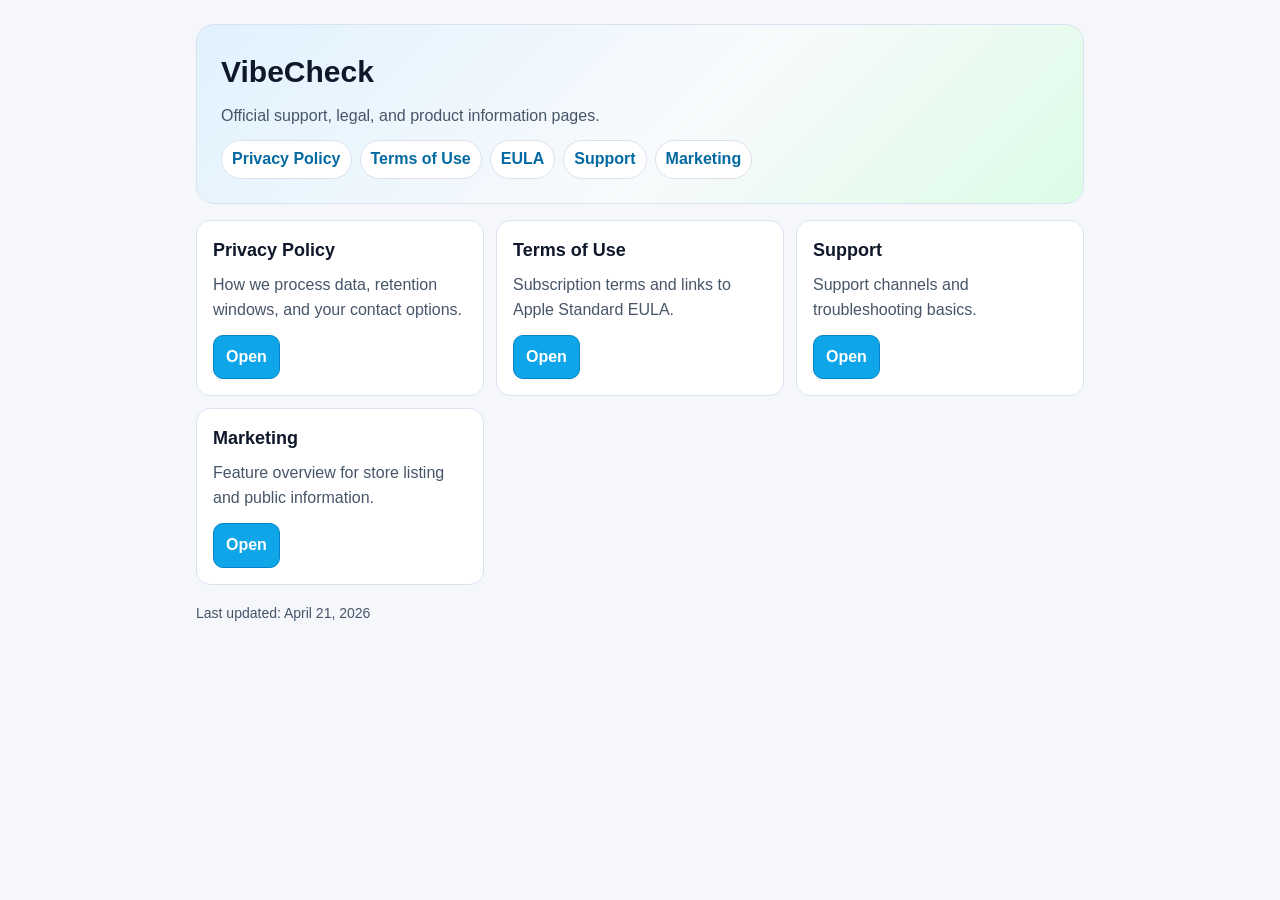
<file: index.html>
<!doctype html>
<html lang="en">
  <head>
    <meta charset="UTF-8" />
    <meta name="viewport" content="width=device-width, initial-scale=1.0" />
    <title>VibeCheck - Legal and Support</title>
    <link rel="stylesheet" href="./styles.css" />
  </head>
  <body>
    <main class="shell">
      <section class="hero">
        <h1>VibeCheck</h1>
        <p>Official support, legal, and product information pages.</p>
        <ul class="list-links">
          <li><a class="pill-link" href="./privacy.html">Privacy Policy</a></li>
          <li><a class="pill-link" href="./terms.html">Terms of Use</a></li>
          <li><a class="pill-link" href="./eula.html">EULA</a></li>
          <li><a class="pill-link" href="./support.html">Support</a></li>
          <li><a class="pill-link" href="./marketing.html">Marketing</a></li>
        </ul>
      </section>

      <section class="cards">
        <article class="card">
          <h2>Privacy Policy</h2>
          <p>How we process data, retention windows, and your contact options.</p>
          <a class="btn" href="./privacy.html">Open</a>
        </article>
        <article class="card">
          <h2>Terms of Use</h2>
          <p>Subscription terms and links to Apple Standard EULA.</p>
          <a class="btn" href="./terms.html">Open</a>
        </article>
        <article class="card">
          <h2>Support</h2>
          <p>Support channels and troubleshooting basics.</p>
          <a class="btn" href="./support.html">Open</a>
        </article>
        <article class="card">
          <h2>Marketing</h2>
          <p>Feature overview for store listing and public information.</p>
          <a class="btn" href="./marketing.html">Open</a>
        </article>
      </section>

      <p class="foot">
        Last updated: April 21, 2026
      </p>
    </main>
  </body>
</html>
</file>
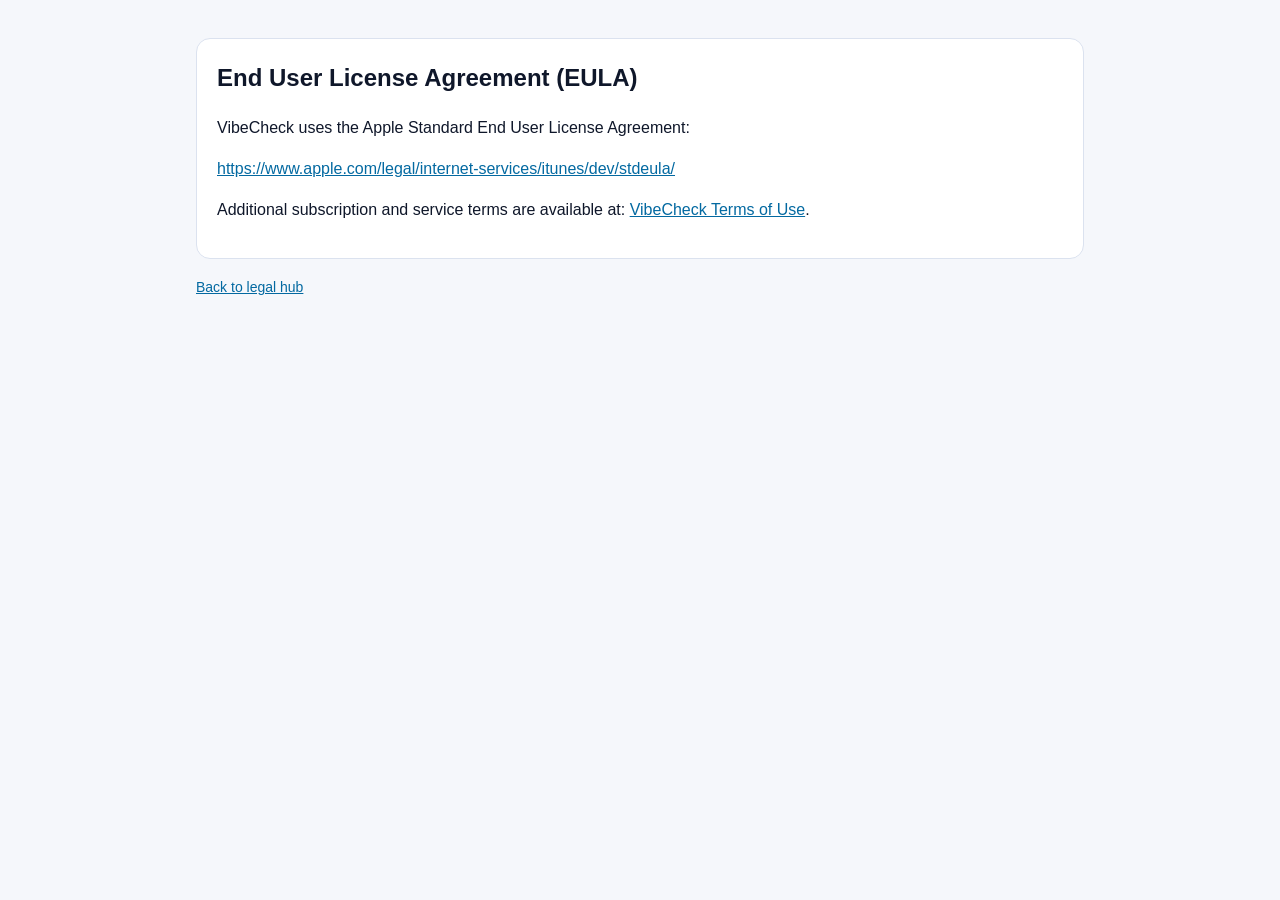
<file: eula.html>
<!doctype html>
<html lang="en">
  <head>
    <meta charset="UTF-8" />
    <meta name="viewport" content="width=device-width, initial-scale=1.0" />
    <title>VibeCheck - EULA</title>
    <link rel="stylesheet" href="./styles.css" />
  </head>
  <body>
    <main class="shell">
      <section class="content">
        <h1>End User License Agreement (EULA)</h1>
        <p>
          VibeCheck uses the Apple Standard End User License Agreement:
        </p>
        <p>
          <a href="https://www.apple.com/legal/internet-services/itunes/dev/stdeula/">
            https://www.apple.com/legal/internet-services/itunes/dev/stdeula/
          </a>
        </p>
        <p>
          Additional subscription and service terms are available at:
          <a href="./terms.html">VibeCheck Terms of Use</a>.
        </p>
      </section>
      <p class="foot"><a href="./index.html">Back to legal hub</a></p>
    </main>
  </body>
</html>
</file>
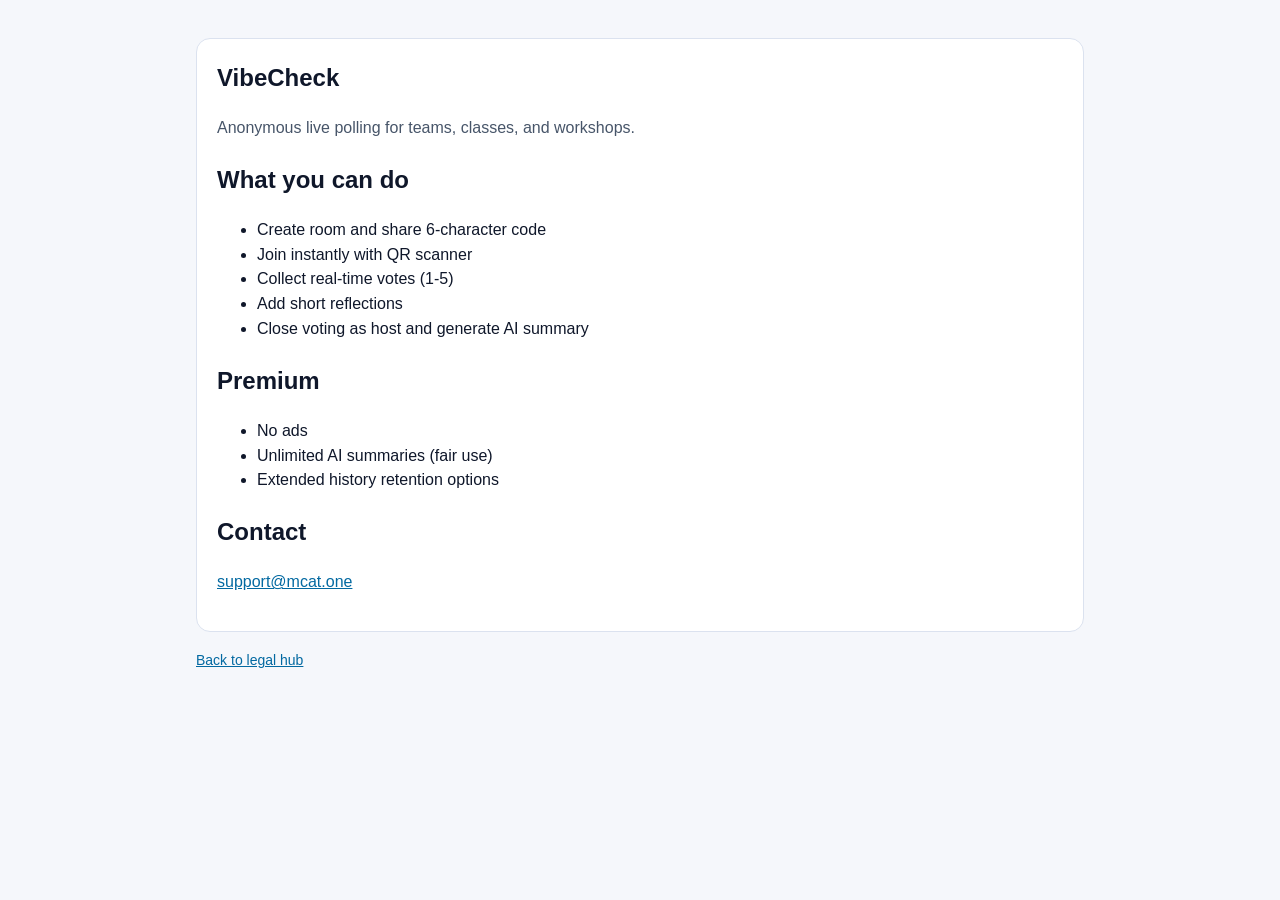
<file: marketing.html>
<!doctype html>
<html lang="en">
  <head>
    <meta charset="UTF-8" />
    <meta name="viewport" content="width=device-width, initial-scale=1.0" />
    <title>VibeCheck - Marketing</title>
    <link rel="stylesheet" href="./styles.css" />
  </head>
  <body>
    <main class="shell">
      <section class="content">
        <h1>VibeCheck</h1>
        <p class="muted">Anonymous live polling for teams, classes, and workshops.</p>

        <h2>What you can do</h2>
        <ul>
          <li>Create room and share 6-character code</li>
          <li>Join instantly with QR scanner</li>
          <li>Collect real-time votes (1-5)</li>
          <li>Add short reflections</li>
          <li>Close voting as host and generate AI summary</li>
        </ul>

        <h2>Premium</h2>
        <ul>
          <li>No ads</li>
          <li>Unlimited AI summaries (fair use)</li>
          <li>Extended history retention options</li>
        </ul>

        <h2>Contact</h2>
        <p>
          <a href="mailto:support@mcat.one">support@mcat.one</a>
        </p>
      </section>
      <p class="foot"><a href="./index.html">Back to legal hub</a></p>
    </main>
  </body>
</html>
</file>
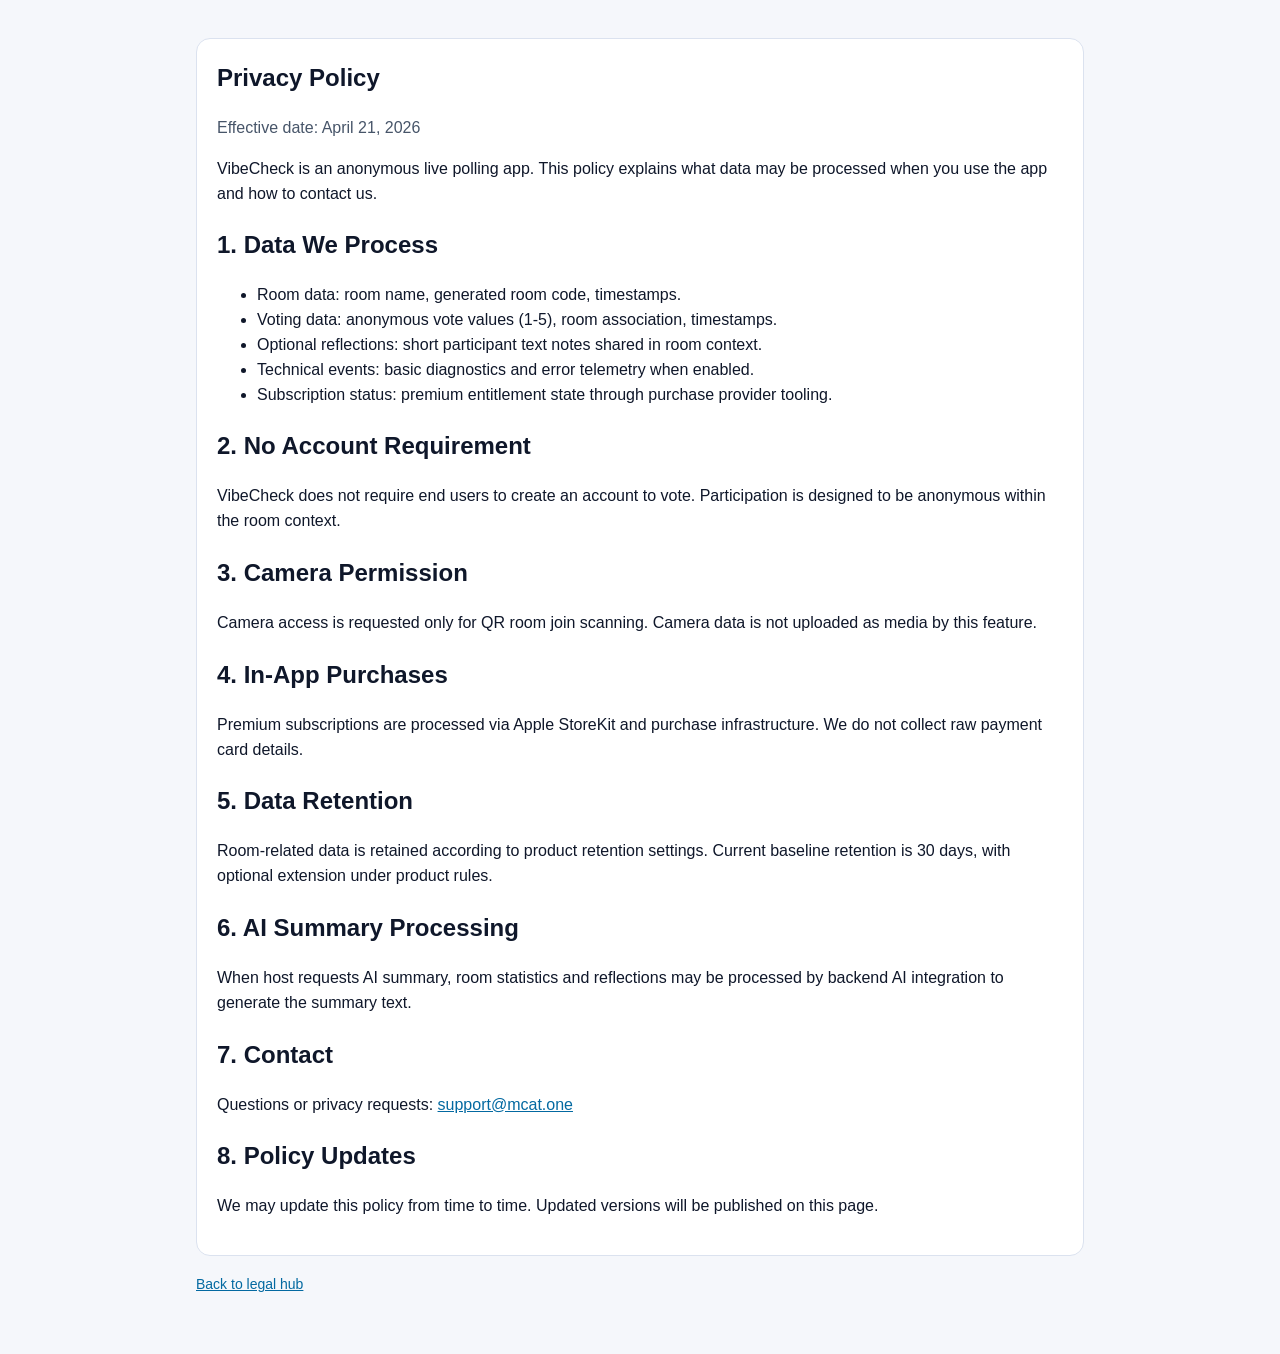
<file: privacy.html>
<!doctype html>
<html lang="en">
  <head>
    <meta charset="UTF-8" />
    <meta name="viewport" content="width=device-width, initial-scale=1.0" />
    <title>VibeCheck - Privacy Policy</title>
    <link rel="stylesheet" href="./styles.css" />
  </head>
  <body>
    <main class="shell">
      <section class="content">
        <h1>Privacy Policy</h1>
        <p class="muted">Effective date: April 21, 2026</p>

        <p>
          VibeCheck is an anonymous live polling app. This policy explains what data may
          be processed when you use the app and how to contact us.
        </p>

        <h2>1. Data We Process</h2>
        <ul>
          <li>Room data: room name, generated room code, timestamps.</li>
          <li>Voting data: anonymous vote values (1-5), room association, timestamps.</li>
          <li>Optional reflections: short participant text notes shared in room context.</li>
          <li>Technical events: basic diagnostics and error telemetry when enabled.</li>
          <li>Subscription status: premium entitlement state through purchase provider tooling.</li>
        </ul>

        <h2>2. No Account Requirement</h2>
        <p>
          VibeCheck does not require end users to create an account to vote. Participation
          is designed to be anonymous within the room context.
        </p>

        <h2>3. Camera Permission</h2>
        <p>
          Camera access is requested only for QR room join scanning. Camera data is not
          uploaded as media by this feature.
        </p>

        <h2>4. In-App Purchases</h2>
        <p>
          Premium subscriptions are processed via Apple StoreKit and purchase infrastructure.
          We do not collect raw payment card details.
        </p>

        <h2>5. Data Retention</h2>
        <p>
          Room-related data is retained according to product retention settings. Current
          baseline retention is 30 days, with optional extension under product rules.
        </p>

        <h2>6. AI Summary Processing</h2>
        <p>
          When host requests AI summary, room statistics and reflections may be processed by
          backend AI integration to generate the summary text.
        </p>

        <h2>7. Contact</h2>
        <p>
          Questions or privacy requests: <a href="mailto:support@mcat.one">support@mcat.one</a>
        </p>

        <h2>8. Policy Updates</h2>
        <p>
          We may update this policy from time to time. Updated versions will be published on
          this page.
        </p>
      </section>
      <p class="foot"><a href="./index.html">Back to legal hub</a></p>
    </main>
  </body>
</html>
</file>
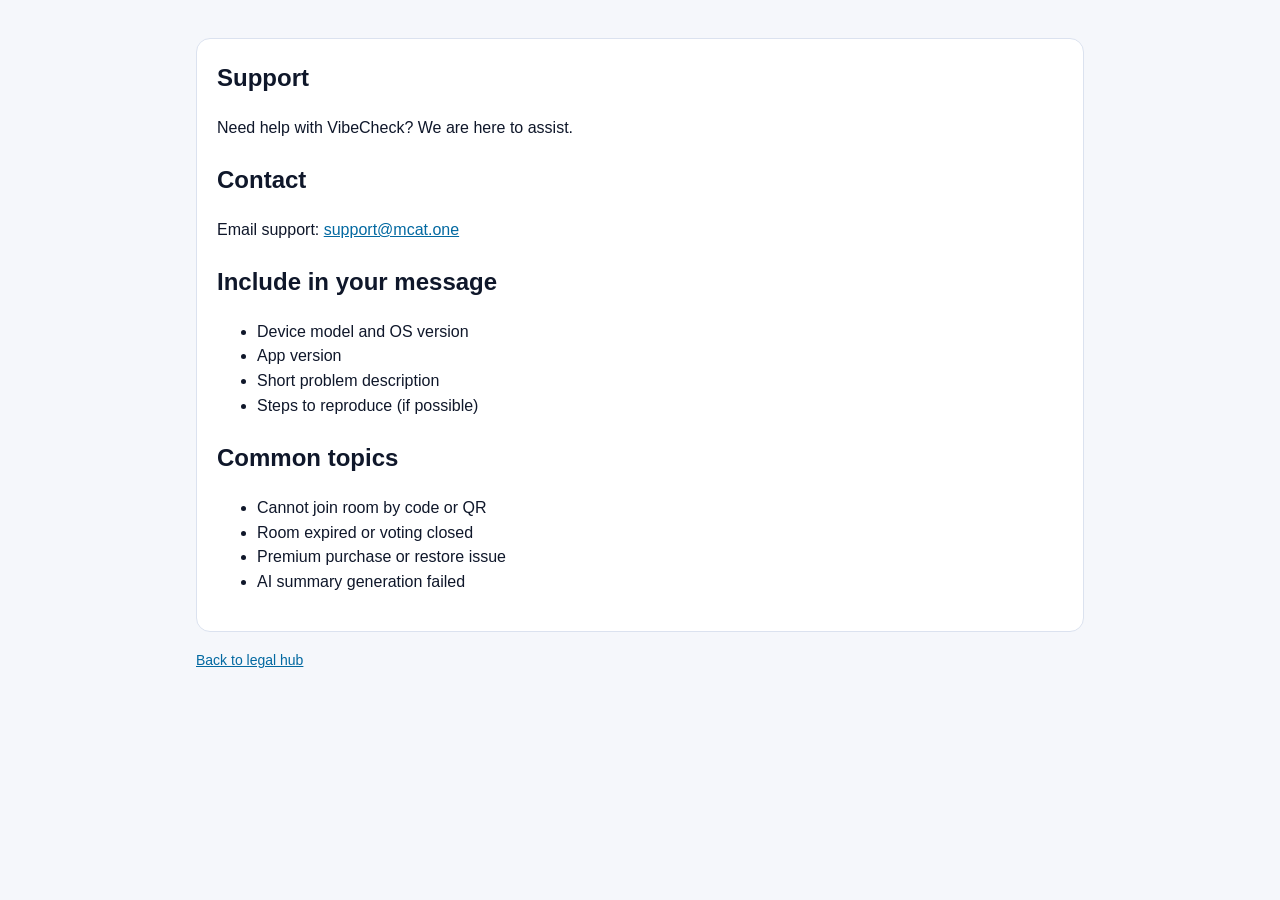
<file: support.html>
<!doctype html>
<html lang="en">
  <head>
    <meta charset="UTF-8" />
    <meta name="viewport" content="width=device-width, initial-scale=1.0" />
    <title>VibeCheck - Support</title>
    <link rel="stylesheet" href="./styles.css" />
  </head>
  <body>
    <main class="shell">
      <section class="content">
        <h1>Support</h1>
        <p>
          Need help with VibeCheck? We are here to assist.
        </p>

        <h2>Contact</h2>
        <p>
          Email support:
          <a href="mailto:support@mcat.one">support@mcat.one</a>
        </p>

        <h2>Include in your message</h2>
        <ul>
          <li>Device model and OS version</li>
          <li>App version</li>
          <li>Short problem description</li>
          <li>Steps to reproduce (if possible)</li>
        </ul>

        <h2>Common topics</h2>
        <ul>
          <li>Cannot join room by code or QR</li>
          <li>Room expired or voting closed</li>
          <li>Premium purchase or restore issue</li>
          <li>AI summary generation failed</li>
        </ul>
      </section>
      <p class="foot"><a href="./index.html">Back to legal hub</a></p>
    </main>
  </body>
</html>
</file>
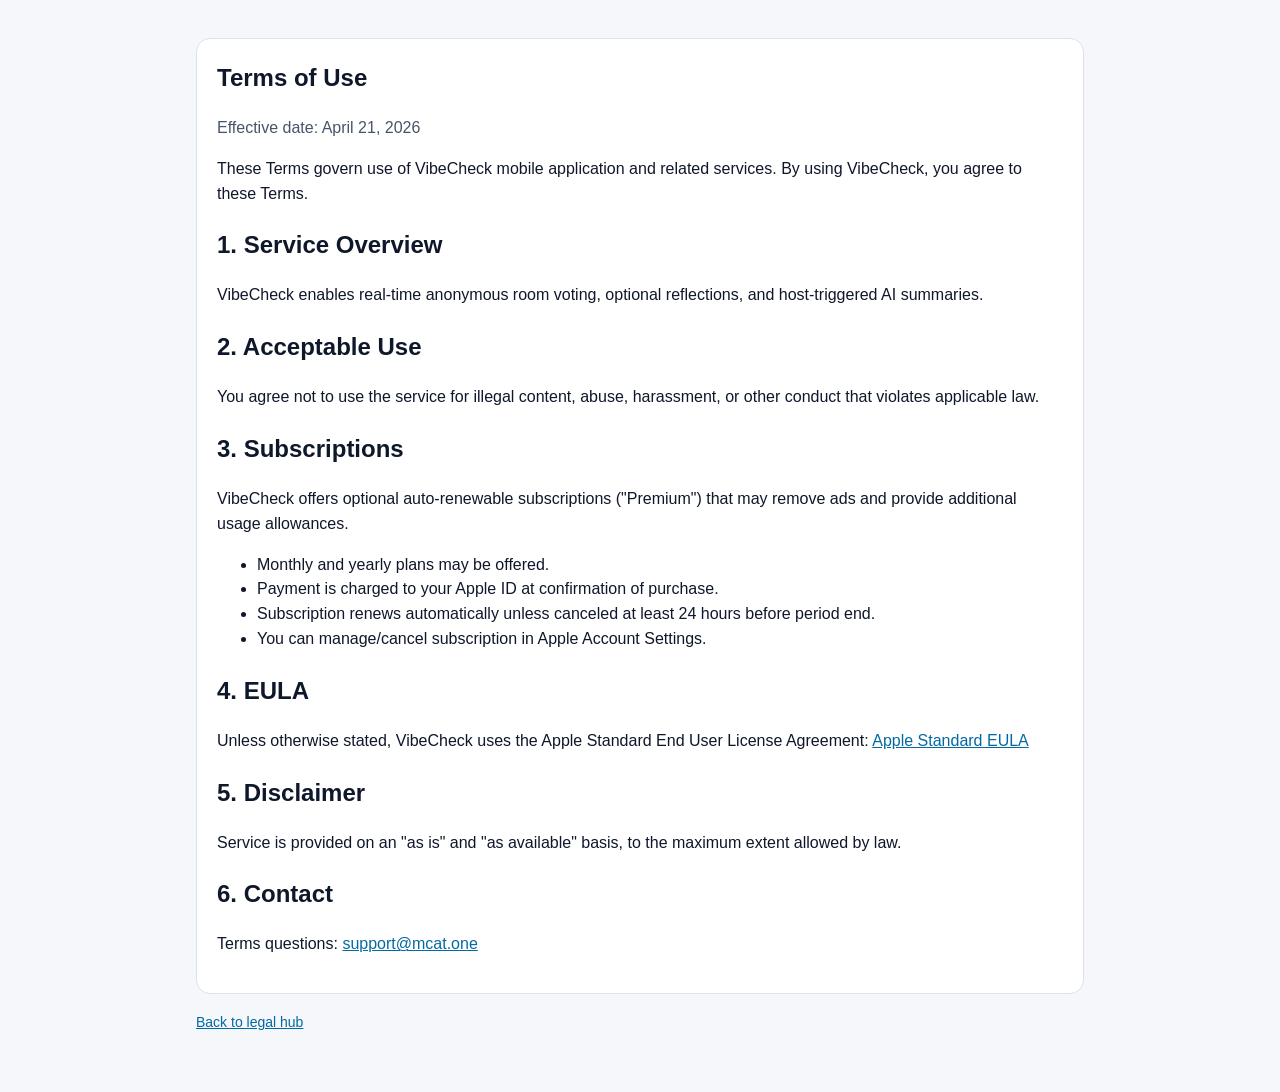
<file: terms.html>
<!doctype html>
<html lang="en">
  <head>
    <meta charset="UTF-8" />
    <meta name="viewport" content="width=device-width, initial-scale=1.0" />
    <title>VibeCheck - Terms of Use</title>
    <link rel="stylesheet" href="./styles.css" />
  </head>
  <body>
    <main class="shell">
      <section class="content">
        <h1>Terms of Use</h1>
        <p class="muted">Effective date: April 21, 2026</p>

        <p>
          These Terms govern use of VibeCheck mobile application and related services.
          By using VibeCheck, you agree to these Terms.
        </p>

        <h2>1. Service Overview</h2>
        <p>
          VibeCheck enables real-time anonymous room voting, optional reflections, and
          host-triggered AI summaries.
        </p>

        <h2>2. Acceptable Use</h2>
        <p>
          You agree not to use the service for illegal content, abuse, harassment, or other
          conduct that violates applicable law.
        </p>

        <h2>3. Subscriptions</h2>
        <p>
          VibeCheck offers optional auto-renewable subscriptions ("Premium") that may remove ads
          and provide additional usage allowances.
        </p>
        <ul>
          <li>Monthly and yearly plans may be offered.</li>
          <li>Payment is charged to your Apple ID at confirmation of purchase.</li>
          <li>Subscription renews automatically unless canceled at least 24 hours before period end.</li>
          <li>You can manage/cancel subscription in Apple Account Settings.</li>
        </ul>

        <h2>4. EULA</h2>
        <p>
          Unless otherwise stated, VibeCheck uses the Apple Standard End User License Agreement:
          <a href="https://www.apple.com/legal/internet-services/itunes/dev/stdeula/">
            Apple Standard EULA
          </a>
        </p>

        <h2>5. Disclaimer</h2>
        <p>
          Service is provided on an "as is" and "as available" basis, to the maximum extent
          allowed by law.
        </p>

        <h2>6. Contact</h2>
        <p>
          Terms questions: <a href="mailto:support@mcat.one">support@mcat.one</a>
        </p>
      </section>
      <p class="foot"><a href="./index.html">Back to legal hub</a></p>
    </main>
  </body>
</html>
</file>
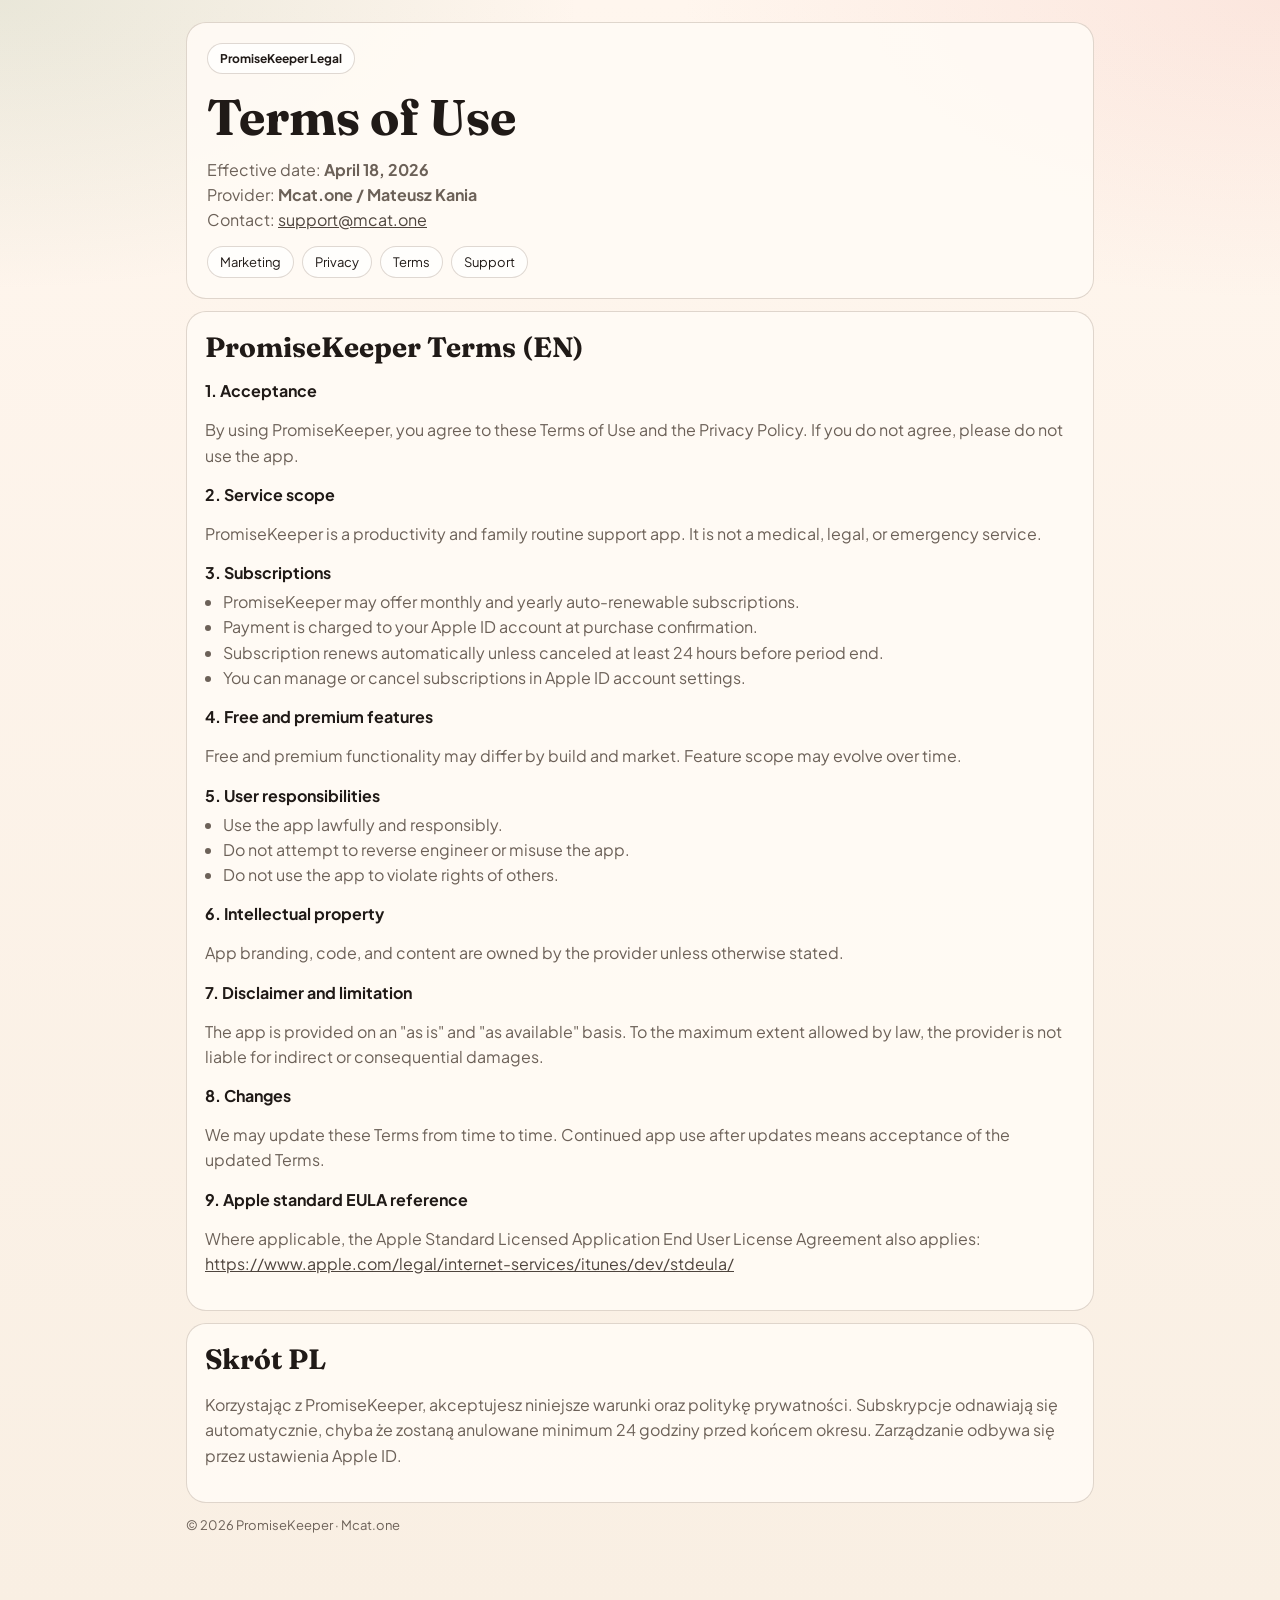
<file: promisekeeper/terms.html>
<!doctype html>
<html lang="en">
  <head>
    <meta charset="UTF-8" />
    <meta name="viewport" content="width=device-width, initial-scale=1" />
    <title>PromiseKeeper Terms of Use</title>
    <meta name="description" content="PromiseKeeper Terms of Use and subscription terms." />
    <link rel="preconnect" href="https://fonts.googleapis.com" />
    <link rel="preconnect" href="https://fonts.gstatic.com" crossorigin />
    <link
      href="https://fonts.googleapis.com/css2?family=Fraunces:opsz,wght@9..144,600&family=Plus+Jakarta+Sans:wght@500;700&display=swap"
      rel="stylesheet"
    />
    <style>
      :root {
        --ink: #201a17;
        --muted: #6c6158;
        --paper: #fff6ee;
        --surface: rgba(255, 251, 245, 0.88);
        --line: rgba(123, 98, 78, 0.24);
      }

      * {
        box-sizing: border-box;
      }

      body {
        margin: 0;
        color: var(--ink);
        font-family: "Plus Jakarta Sans", system-ui, -apple-system, sans-serif;
        background:
          radial-gradient(1000px 500px at 100% 0%, rgba(232, 146, 136, 0.16), transparent 60%),
          radial-gradient(1000px 500px at 0% 0%, rgba(147, 171, 133, 0.2), transparent 58%),
          linear-gradient(180deg, var(--paper), #f9efe3);
      }

      .container {
        max-width: 940px;
        margin: 0 auto;
        padding: 22px 16px 56px;
      }

      .hero,
      .panel {
        border: 1px solid var(--line);
        border-radius: 20px;
        background: var(--surface);
      }

      .hero {
        padding: 20px;
      }

      .badge {
        display: inline-flex;
        border-radius: 999px;
        padding: 7px 12px;
        font-size: 12px;
        font-weight: 700;
        border: 1px solid var(--line);
        background: rgba(255, 255, 255, 0.72);
      }

      h1,
      h2 {
        font-family: "Fraunces", Georgia, serif;
      }

      h1 {
        margin: 12px 0 10px;
        font-size: clamp(30px, 6vw, 50px);
      }

      .meta {
        margin: 0;
        color: var(--muted);
        line-height: 1.55;
      }

      .links {
        margin-top: 14px;
        display: flex;
        gap: 8px;
        flex-wrap: wrap;
      }

      .link {
        font-size: 13px;
        text-decoration: none;
        color: var(--ink);
        border: 1px solid var(--line);
        border-radius: 999px;
        padding: 7px 12px;
        background: rgba(255, 255, 255, 0.72);
      }

      .panel {
        margin-top: 12px;
        padding: 18px;
      }

      h2 {
        margin: 0 0 8px;
        font-size: 28px;
      }

      h3 {
        margin: 16px 0 6px;
        font-size: 16px;
      }

      p,
      li {
        color: var(--muted);
        line-height: 1.58;
      }

      ul {
        margin: 6px 0 0 18px;
        padding: 0;
      }

      a {
        color: #4f453e;
      }

      .footer {
        margin-top: 12px;
        font-size: 13px;
        color: var(--muted);
      }
    </style>
  </head>
  <body>
    <main class="container">
      <section class="hero">
        <span class="badge">PromiseKeeper Legal</span>
        <h1>Terms of Use</h1>
        <p class="meta">
          Effective date: <strong>April 18, 2026</strong><br />
          Provider: <strong>Mcat.one / Mateusz Kania</strong><br />
          Contact: <a href="mailto:support@mcat.one">support@mcat.one</a>
        </p>
        <div class="links">
          <a class="link" href="./marketing.html">Marketing</a>
          <a class="link" href="./index.html">Privacy</a>
          <a class="link" href="./terms.html">Terms</a>
          <a class="link" href="./support.html">Support</a>
        </div>
      </section>

      <section class="panel">
        <h2>PromiseKeeper Terms (EN)</h2>

        <h3>1. Acceptance</h3>
        <p>
          By using PromiseKeeper, you agree to these Terms of Use and the Privacy Policy. If you do not agree,
          please do not use the app.
        </p>

        <h3>2. Service scope</h3>
        <p>
          PromiseKeeper is a productivity and family routine support app. It is not a medical, legal, or emergency service.
        </p>

        <h3>3. Subscriptions</h3>
        <ul>
          <li>PromiseKeeper may offer monthly and yearly auto-renewable subscriptions.</li>
          <li>Payment is charged to your Apple ID account at purchase confirmation.</li>
          <li>Subscription renews automatically unless canceled at least 24 hours before period end.</li>
          <li>You can manage or cancel subscriptions in Apple ID account settings.</li>
        </ul>

        <h3>4. Free and premium features</h3>
        <p>
          Free and premium functionality may differ by build and market. Feature scope may evolve over time.
        </p>

        <h3>5. User responsibilities</h3>
        <ul>
          <li>Use the app lawfully and responsibly.</li>
          <li>Do not attempt to reverse engineer or misuse the app.</li>
          <li>Do not use the app to violate rights of others.</li>
        </ul>

        <h3>6. Intellectual property</h3>
        <p>
          App branding, code, and content are owned by the provider unless otherwise stated.
        </p>

        <h3>7. Disclaimer and limitation</h3>
        <p>
          The app is provided on an "as is" and "as available" basis. To the maximum extent allowed by law,
          the provider is not liable for indirect or consequential damages.
        </p>

        <h3>8. Changes</h3>
        <p>
          We may update these Terms from time to time. Continued app use after updates means acceptance of the updated Terms.
        </p>

        <h3>9. Apple standard EULA reference</h3>
        <p>
          Where applicable, the Apple Standard Licensed Application End User License Agreement also applies:
          <a href="https://www.apple.com/legal/internet-services/itunes/dev/stdeula/">
            https://www.apple.com/legal/internet-services/itunes/dev/stdeula/
          </a>
        </p>
      </section>

      <section class="panel">
        <h2>Skrót PL</h2>
        <p>
          Korzystając z PromiseKeeper, akceptujesz niniejsze warunki oraz politykę prywatności. Subskrypcje odnawiają się
          automatycznie, chyba że zostaną anulowane minimum 24 godziny przed końcem okresu. Zarządzanie odbywa się przez
          ustawienia Apple ID.
        </p>
      </section>

      <p class="footer">© 2026 PromiseKeeper · Mcat.one</p>
    </main>
  </body>
</html>
</file>
<file: styles.css>
:root {
  color-scheme: light;
  --bg: #f5f7fb;
  --card: #ffffff;
  --text: #0f172a;
  --muted: #475569;
  --primary: #0ea5e9;
  --primary-ink: #ffffff;
  --border: #dbe2ef;
}

* {
  box-sizing: border-box;
}

html,
body {
  margin: 0;
  padding: 0;
  font-family: "Segoe UI", "Helvetica Neue", Arial, sans-serif;
  background: var(--bg);
  color: var(--text);
  line-height: 1.55;
}

a {
  color: #0369a1;
}

.shell {
  max-width: 920px;
  margin: 0 auto;
  padding: 24px 16px 44px;
}

.hero {
  border: 1px solid var(--border);
  background: linear-gradient(135deg, #e0f2fe 0%, #f8fafc 55%, #dcfce7 100%);
  border-radius: 18px;
  padding: 24px;
  margin-bottom: 16px;
}

.hero h1 {
  margin: 0 0 8px;
  font-size: 30px;
}

.hero p {
  margin: 0;
  color: var(--muted);
}

.cards {
  display: grid;
  grid-template-columns: repeat(auto-fit, minmax(220px, 1fr));
  gap: 12px;
}

.card {
  border: 1px solid var(--border);
  background: var(--card);
  border-radius: 14px;
  padding: 16px;
}

.card h2 {
  margin: 0 0 8px;
  font-size: 18px;
}

.card p {
  margin: 0 0 12px;
  color: var(--muted);
}

.btn {
  display: inline-block;
  text-decoration: none;
  font-weight: 700;
  border-radius: 10px;
  padding: 9px 12px;
  border: 1px solid #0284c7;
  background: var(--primary);
  color: var(--primary-ink);
}

.content {
  border: 1px solid var(--border);
  background: var(--card);
  border-radius: 14px;
  padding: 20px;
  margin-top: 14px;
}

.content h1 {
  margin-top: 0;
}

.muted {
  color: var(--muted);
}

.foot {
  margin-top: 18px;
  color: var(--muted);
  font-size: 14px;
}

.list-links {
  display: flex;
  flex-wrap: wrap;
  gap: 8px;
  padding: 0;
  margin: 12px 0 0;
  list-style: none;
}

.pill-link {
  display: inline-block;
  border: 1px solid var(--border);
  background: #ffffff;
  border-radius: 999px;
  padding: 6px 10px;
  text-decoration: none;
  font-weight: 600;
}
</file>
